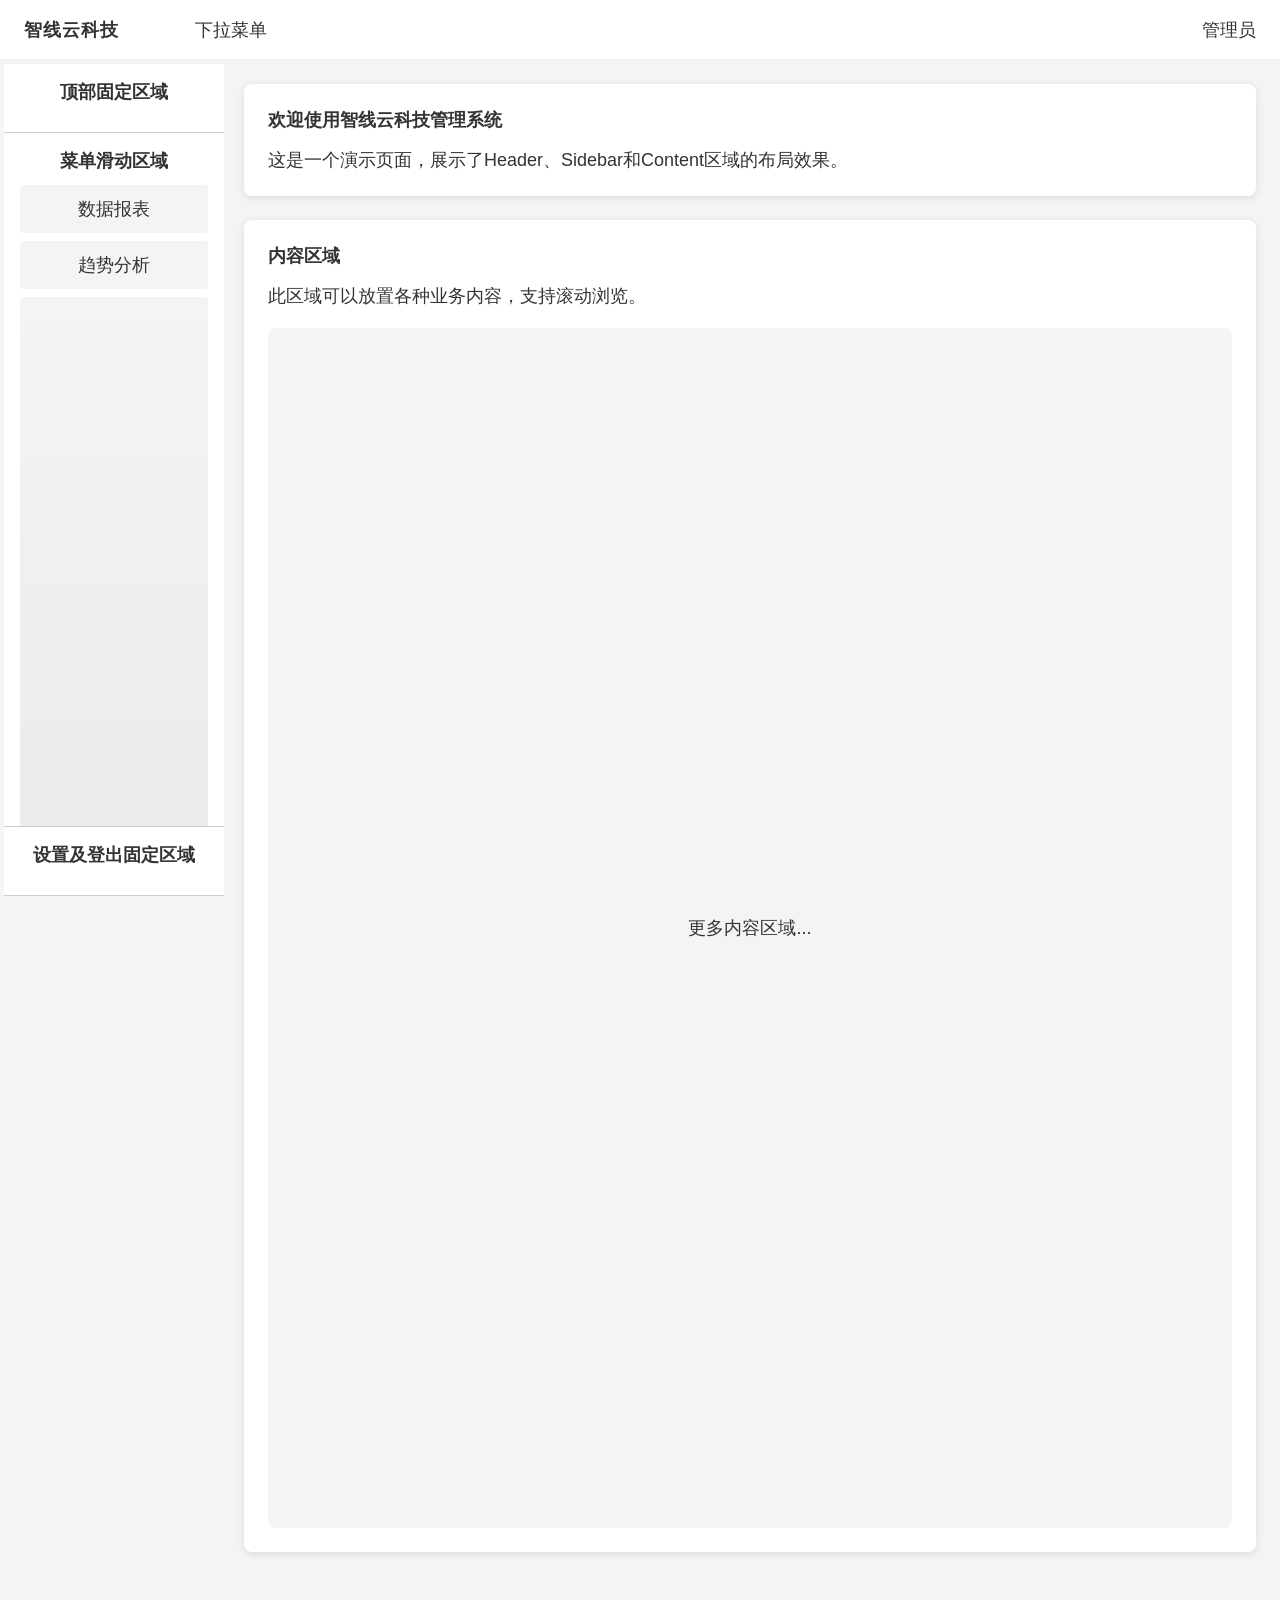
<file: HTML布局/index.html>
<!DOCTYPE html>
<html lang="zh-CN">
<head>
    <meta charset="UTF-8">
    <meta name="viewport" content="width=device-width, initial-scale=1.0">
    <title>智线云科技 - 布局演示</title>
    <style>
        * {
            margin: 0;
            padding: 0;
            box-sizing: border-box;
        }

        body {
            font-family: -apple-system, BlinkMacSystemFont, 'Segoe UI', Roboto, sans-serif;
            font-size: 18px;
            color: #333;
            background-color: #f4f4f4;
            min-height: 100vh;
            overflow-y: auto;
            padding-top: 60px;
            padding-left: 220px;
        }

        /* Header 样式 */
        .header {
            position: fixed;
            top: 0;
            left: 0;
            right: 0;
            height: 60px;
            background: #FFF;
            display: flex;
            align-items: center;
            justify-content: flex-start;
            padding: 0 24px;
            z-index: 1000;
            border-bottom: 1px solid #f4f4f4;
        }

        .header .logo {
            font-weight: 600;
            letter-spacing: 1px;
        }

        .header .nav {
            margin-left: 60px;
            display: flex;
            flex: 1;
            gap: 32px;
        }

        .header .nav-item {
            position: relative;
            cursor: pointer;
            padding: 8px 16px;
            border-radius: 4px;
            transition: background-color 0.3s;
        }

        .header .nav-item:hover {
            background-color: rgba(255, 255, 255, 0.3);
        }

        .header .nav-item.has-dropdown:hover .dropdown-menu {
            display: block !important;
            animation: dropdownSlide 0.3s ease-out;
        }

        /* 下拉菜单样式 */
        .dropdown-menu {
            display: none;
            position: absolute;
            top: 100%;
            left: 20px;
            background: #f4f4f4;
            border-radius: 8px;
            box-shadow: 0 4px 12px rgba(0, 0, 0, 0.15);
            padding: 8px 0;
            min-width: 200px;
            z-index: 1001;
        }

        .dropdown-menu::before {
            content: '';
            position: absolute;
            top: -8px;
            left: 20px;
            width: 0;
            height: 0;
            border-left: 8px solid transparent;
            border-right: 8px solid transparent;
            border-bottom: 8px solid white;
        }

        .dropdown-item {
            padding: 12px 20px;
            cursor: pointer;
            transition: all 0.3s;
            opacity: 0;
            transform: translateX(-16px);
            animation: menuItemAppear 0.3s ease-out forwards;
        }

        .dropdown-item:hover {
            background: linear-gradient(90deg, #2081FF, #D900FF);
            -webkit-background-clip: text;
            background-clip: text;
            color: transparent;
        }

        /* 下拉菜单项动画 */
        .dropdown-item:nth-child(1) { animation-delay: 0.1s; }
        .dropdown-item:nth-child(2) { animation-delay: 0.2s; }
        .dropdown-item:nth-child(3) { animation-delay: 0.3s; }
        .dropdown-item:nth-child(4) { animation-delay: 0.4s; }

        @keyframes dropdownSlide {
            from {
                opacity: 0;
                transform: translateY(-10px);
            }
            to {
                opacity: 1;
                transform: translateY(0);
            }
        }

        @keyframes menuItemAppear {
            to {
                opacity: 1;
                transform: translateX(0);
            }
        }

        /* Sidebar 样式 */
        .sidebar {
            position: fixed;
            top: 64px;
            left: 4px;
            bottom: 4px;
            width: 220px;
            background: #d9d9d9;
            display: flex;
            flex-direction: column;
            overflow: hidden;
            z-index: 999;
        }

        .sidebar-section {
            padding: 16px;
            background-color: #FFF;
            text-align: center;
            border-bottom: 1px solid #ccc;
        }

        .sidebar-section.middle {
            flex: 1;
            overflow-y: auto;
            scrollbar-width: none; /* Firefox */
            -ms-overflow-style: none; /* IE and Edge */
        }

        .sidebar-section.middle::-webkit-scrollbar {
            display: none; /* Chrome, Safari and Opera */
        }

        .sidebar-section h3 {
            font-size: 18px;
            margin-bottom: 12px;
            font-weight: 600;
        }

        .sidebar-item {
            padding: 12px 8px;
            margin-bottom: 8px;
            background: #f4f4f4;
            border-radius: 4px;
            cursor: pointer;
            transition: background-color 0.3s;
        }

        .sidebar-item:hover {
            background: #e0e0e0;
        }

        /* 高元素用于演示滚动效果 */
        .tall-content {
            height: 1200px;
            background: linear-gradient(180deg, #f4f4f4, #e0e0e0);
            border-radius: 4px;
            display: flex;
            align-items: center;
            justify-content: center;
            font-size: 16px;
            color: #666;
        }

        /* Content 区域样式 */
        .content {
            min-height: calc(100vh - 60px);
            padding: 24px;
            background: #f4f4f4;
        }

        .content-section {
            background: white;
            border-radius: 8px;
            padding: 24px;
            margin-bottom: 24px;
            box-shadow: 0 2px 8px rgba(0, 0, 0, 0.1);
        }

        .content-section h2 {
            font-size: 18px;
            margin-bottom: 16px;
            font-weight: 600;
        }

    </style>
</head>
<body>
    <!-- Header -->
    <header class="header">
        <div class="logo">智线云科技</div>
        <nav class="nav">
            <div class="nav-item has-dropdown">
                下拉菜单
                <div class="dropdown-menu">
                    <div class="dropdown-item">菜单项一</div>
                    <div class="dropdown-item">菜单项二</div>
                    <div class="dropdown-item">菜单项三</div>
                    <div class="dropdown-item">菜单项四</div>
                </div>
            </div>
        </nav>
        <div class="user-info">管理员</div>
    </header>

    <!-- Sidebar -->
    <aside class="sidebar">
        <div class="sidebar-section">
            <h3>顶部固定区域</h3>
        </div>
        
        <div class="sidebar-section middle">
            <h3>菜单滑动区域</h3>
            <div class="sidebar-item">数据报表</div>
            <div class="sidebar-item">趋势分析</div>
            <!-- 高元素用于演示滚动效果 -->
            <div class="tall-content">
                滚动区域 - 此区域内容较长，可滚动查看
            </div>
        </div>
        
        <div class="sidebar-section">
            <h3>设置及登出固定区域</h3>
        </div>
    </aside>

    <!-- Content -->
    <main class="content">
        <div class="content-section">
            <h2>欢迎使用智线云科技管理系统</h2>
            <p>这是一个演示页面，展示了Header、Sidebar和Content区域的布局效果。</p>
        </div>
        
        <div class="content-section">
            <h2>内容区域</h2>
            <p>此区域可以放置各种业务内容，支持滚动浏览。</p>
            <div style="height: 1200px; background: #f4f4f4; display: flex; align-items: center; justify-content: center; margin-top: 20px; border-radius: 8px;">
                更多内容区域...
            </div>
        </div>
    </main>

    <script>
        // 点击页面其他区域隐藏下拉菜单
        document.addEventListener('click', function(e) {
            // 检查点击的元素是否在下拉菜单区域内
            const clickedInDropdown = e.target.closest('.dropdown-menu');
            const clickedInNav = e.target.closest('.nav-item');

            // 如果点击的不是下拉菜单或导航项，则隐藏所有下拉菜单
            if (!clickedInDropdown && !clickedInNav) {
                const dropdowns = document.querySelectorAll('.dropdown-menu');
                dropdowns.forEach(dropdown => {
                    dropdown.style.display = 'none';
                });
            }
        });
    </script>
</body>
</html>
</file>
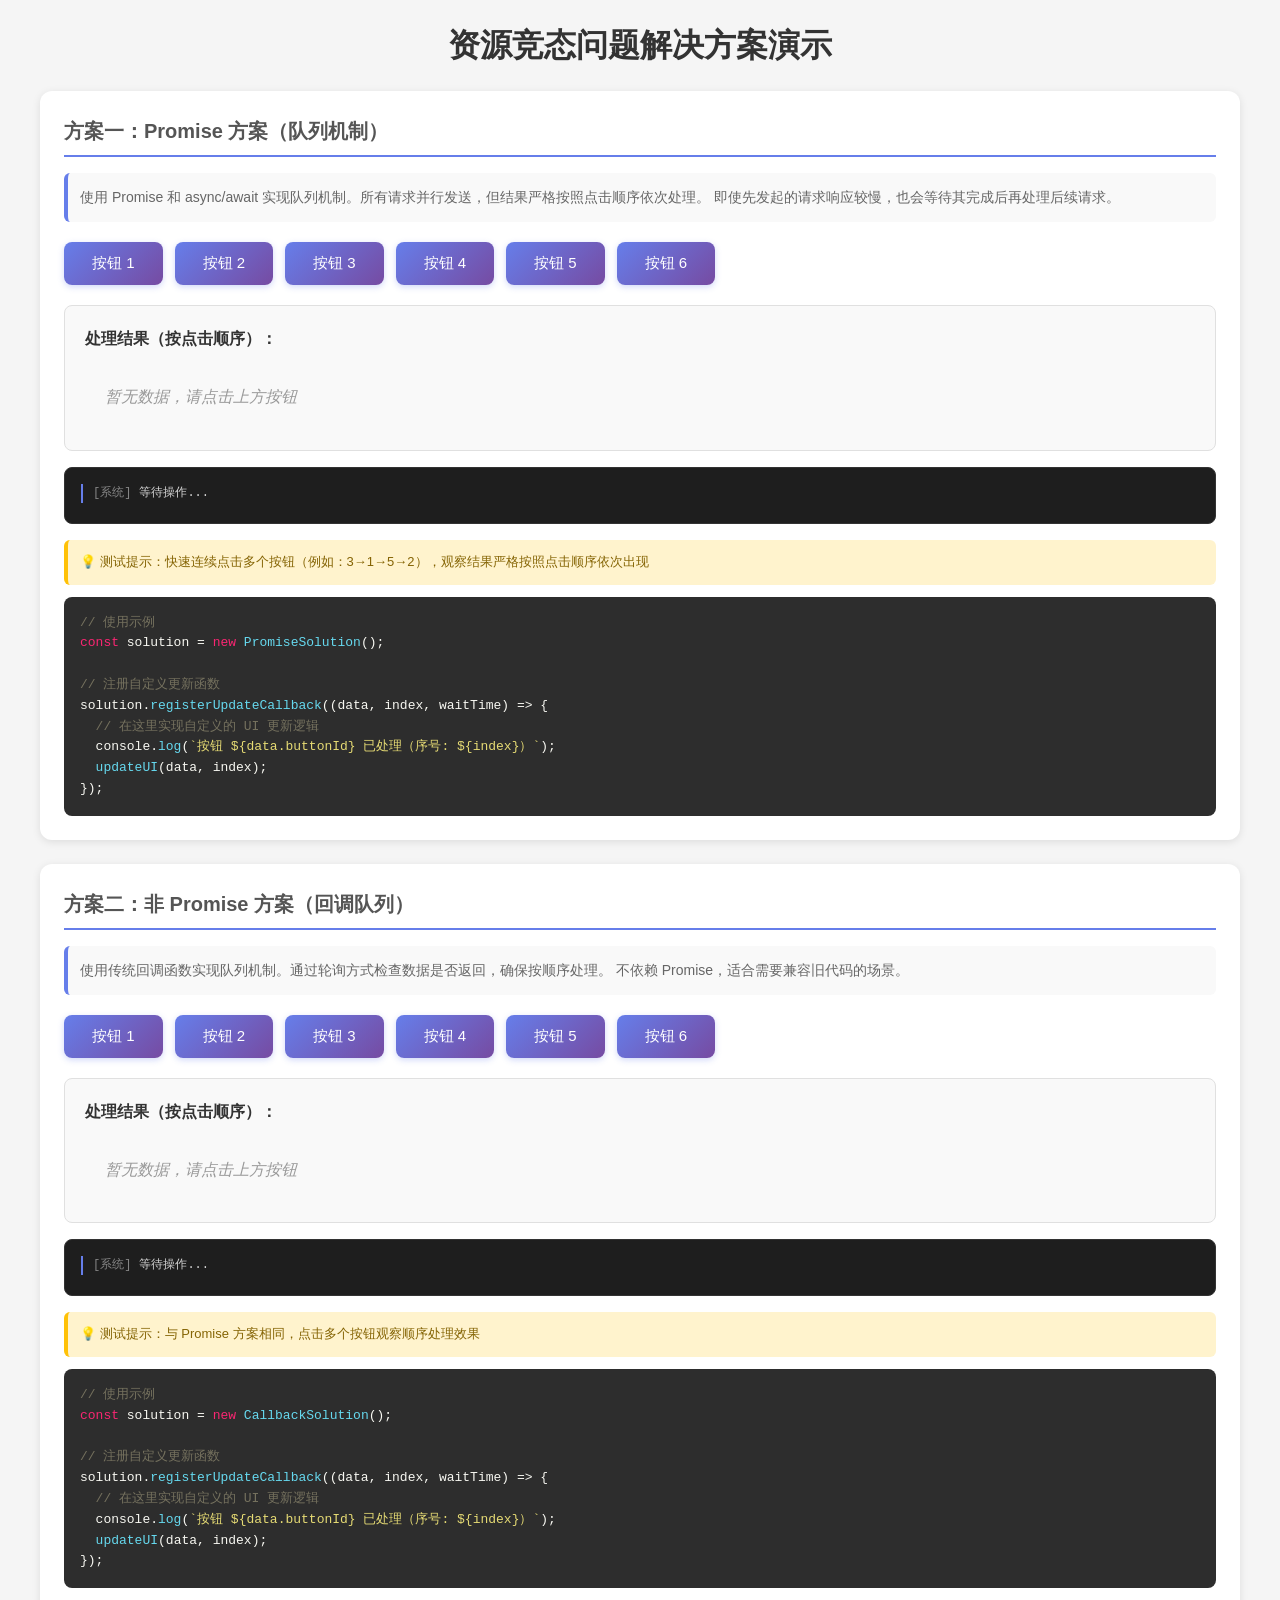
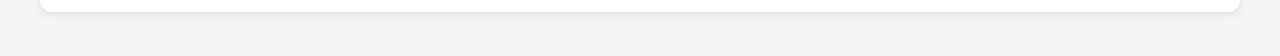
<file: 资源竞态问题/index.html>
<!DOCTYPE html>
<html lang="zh-CN">
<head>
    <meta charset="UTF-8">
    <meta name="viewport" content="width=device-width, initial-scale=1.0">
    <title>资源竞态问题解决方案</title>
    <style>
        * {
            margin: 0;
            padding: 0;
            box-sizing: border-box;
        }

        body {
            font-family: -apple-system, BlinkMacSystemFont, 'Segoe UI', Roboto, sans-serif;
            background: #f5f5f5;
            padding: 20px;
            line-height: 1.6;
        }

        .container {
            max-width: 1200px;
            margin: 0 auto;
        }

        h1 {
            color: #333;
            margin-bottom: 20px;
            text-align: center;
        }

        .section {
            background: white;
            border-radius: 12px;
            padding: 24px;
            margin-bottom: 24px;
            box-shadow: 0 2px 8px rgba(0, 0, 0, 0.1);
        }

        h2 {
            color: #555;
            margin-bottom: 16px;
            font-size: 20px;
            border-bottom: 2px solid #667eea;
            padding-bottom: 8px;
        }

        .description {
            color: #666;
            font-size: 14px;
            margin-bottom: 20px;
            line-height: 1.8;
            background: #f9f9f9;
            padding: 12px;
            border-radius: 6px;
            border-left: 4px solid #667eea;
        }

        .button-group {
            display: flex;
            gap: 12px;
            margin-bottom: 20px;
            flex-wrap: wrap;
        }

        .btn {
            padding: 12px 28px;
            background: linear-gradient(135deg, #667eea 0%, #764ba2 100%);
            color: white;
            border: none;
            border-radius: 8px;
            cursor: pointer;
            font-size: 15px;
            font-weight: 500;
            transition: all 0.3s;
            box-shadow: 0 2px 6px rgba(102, 126, 234, 0.3);
        }

        .btn:hover {
            transform: translateY(-2px);
            box-shadow: 0 4px 12px rgba(102, 126, 234, 0.5);
        }

        .btn:active {
            transform: translateY(0);
        }

        .result-container {
            background: #f9f9f9;
            padding: 20px;
            border-radius: 8px;
            margin-top: 16px;
            border: 1px solid #e0e0e0;
        }

        .result-title {
            font-weight: 600;
            margin-bottom: 12px;
            color: #333;
            font-size: 16px;
        }

        .result-list {
            display: flex;
            flex-wrap: wrap;
            gap: 10px;
            min-height: 40px;
        }

        .result-item {
            padding: 8px 16px;
            border-radius: 6px;
            background: white;
            box-shadow: 0 2px 4px rgba(0, 0, 0, 0.1);
            animation: slideIn 0.3s ease-out;
            display: flex;
            align-items: center;
            gap: 8px;
        }

        .result-index {
            background: #667eea;
            color: white;
            width: 24px;
            height: 24px;
            border-radius: 50%;
            display: flex;
            align-items: center;
            justify-content: center;
            font-size: 12px;
            font-weight: bold;
        }

        .result-info {
            font-size: 14px;
        }

        .result-info small {
            color: #999;
            font-size: 11px;
        }

        @keyframes slideIn {
            from {
                opacity: 0;
                transform: translateY(-10px);
            }
            to {
                opacity: 1;
                transform: translateY(0);
            }
        }

        .empty-state {
            color: #999;
            font-style: italic;
            text-align: center;
            padding: 20px;
        }

        .log-container {
            background: #1e1e1e;
            color: #d4d4d4;
            padding: 16px;
            border-radius: 8px;
            margin-top: 16px;
            font-family: 'Courier New', monospace;
            font-size: 12px;
            max-height: 200px;
            overflow-y: auto;
            border: 1px solid #333;
        }

        .log-entry {
            margin-bottom: 4px;
            padding-left: 10px;
            border-left: 2px solid #667eea;
        }

        .log-time {
            color: #858585;
            margin-right: 8px;
        }

        .code-example {
            background: #2d2d2d;
            color: #f8f8f2;
            padding: 16px;
            border-radius: 8px;
            margin-top: 12px;
            overflow-x: auto;
            font-family: 'Courier New', monospace;
            font-size: 13px;
            line-height: 1.6;
        }

        .code-comment {
            color: #75715e;
        }

        .code-keyword {
            color: #f92672;
        }

        .code-function {
            color: #66d9ef;
        }

        .code-string {
            color: #e6db74;
        }

        .tips {
            background: #fff3cd;
            border-left: 4px solid #ffc107;
            padding: 12px;
            border-radius: 6px;
            margin-top: 16px;
            color: #856404;
            font-size: 13px;
        }
    </style>
</head>
<body>
    <div class="container">
        <h1>资源竞态问题解决方案演示</h1>

        <!-- Promise 方案 -->
        <div class="section">
            <h2>方案一：Promise 方案（队列机制）</h2>
            <div class="description">
                使用 Promise 和 async/await 实现队列机制。所有请求并行发送，但结果严格按照点击顺序依次处理。
                即使先发起的请求响应较慢，也会等待其完成后再处理后续请求。
            </div>

            <div class="button-group">
                <button class="btn" onclick="promiseSolution.requestData(1)">按钮 1</button>
                <button class="btn" onclick="promiseSolution.requestData(2)">按钮 2</button>
                <button class="btn" onclick="promiseSolution.requestData(3)">按钮 3</button>
                <button class="btn" onclick="promiseSolution.requestData(4)">按钮 4</button>
                <button class="btn" onclick="promiseSolution.requestData(5)">按钮 5</button>
                <button class="btn" onclick="promiseSolution.requestData(6)">按钮 6</button>
            </div>

            <div class="result-container">
                <div class="result-title">处理结果（按点击顺序）：</div>
                <div class="result-list" id="promise-result">
                    <div class="empty-state">暂无数据，请点击上方按钮</div>
                </div>
            </div>

            <div class="log-container" id="promise-log">
                <div class="log-entry"><span class="log-time">[系统]</span>等待操作...</div>
            </div>

            <div class="tips">
                💡 测试提示：快速连续点击多个按钮（例如：3→1→5→2），观察结果严格按照点击顺序依次出现
            </div>

            <div class="code-example">
                <span class="code-comment">// 使用示例</span><br>
                <span class="code-keyword">const</span> solution = <span class="code-keyword">new</span> <span class="code-function">PromiseSolution</span>();<br>
                <br>
                <span class="code-comment">// 注册自定义更新函数</span><br>
                solution.<span class="code-function">registerUpdateCallback</span>((data, index, waitTime) => {<br>
                &nbsp;&nbsp;<span class="code-comment">// 在这里实现自定义的 UI 更新逻辑</span><br>
                &nbsp;&nbsp;console.<span class="code-function">log</span>(<span class="code-string">`按钮 ${data.buttonId} 已处理（序号: ${index}）`</span>);<br>
                &nbsp;&nbsp;<span class="code-function">updateUI</span>(data, index);<br>
                });
            </div>
        </div>

        <!-- 非 Promise 方案 -->
        <div class="section">
            <h2>方案二：非 Promise 方案（回调队列）</h2>
            <div class="description">
                使用传统回调函数实现队列机制。通过轮询方式检查数据是否返回，确保按顺序处理。
                不依赖 Promise，适合需要兼容旧代码的场景。
            </div>

            <div class="button-group">
                <button class="btn" onclick="callbackSolution.requestData(1)">按钮 1</button>
                <button class="btn" onclick="callbackSolution.requestData(2)">按钮 2</button>
                <button class="btn" onclick="callbackSolution.requestData(3)">按钮 3</button>
                <button class="btn" onclick="callbackSolution.requestData(4)">按钮 4</button>
                <button class="btn" onclick="callbackSolution.requestData(5)">按钮 5</button>
                <button class="btn" onclick="callbackSolution.requestData(6)">按钮 6</button>
            </div>

            <div class="result-container">
                <div class="result-title">处理结果（按点击顺序）：</div>
                <div class="result-list" id="callback-result">
                    <div class="empty-state">暂无数据，请点击上方按钮</div>
                </div>
            </div>

            <div class="log-container" id="callback-log">
                <div class="log-entry"><span class="log-time">[系统]</span>等待操作...</div>
            </div>

            <div class="tips">
                💡 测试提示：与 Promise 方案相同，点击多个按钮观察顺序处理效果
            </div>

            <div class="code-example">
                <span class="code-comment">// 使用示例</span><br>
                <span class="code-keyword">const</span> solution = <span class="code-keyword">new</span> <span class="code-function">CallbackSolution</span>();<br>
                <br>
                <span class="code-comment">// 注册自定义更新函数</span><br>
                solution.<span class="code-function">registerUpdateCallback</span>((data, index, waitTime) => {<br>
                &nbsp;&nbsp;<span class="code-comment">// 在这里实现自定义的 UI 更新逻辑</span><br>
                &nbsp;&nbsp;console.<span class="code-function">log</span>(<span class="code-string">`按钮 ${data.buttonId} 已处理（序号: ${index}）`</span>);<br>
                &nbsp;&nbsp;<span class="code-function">updateUI</span>(data, index);<br>
                });
            </div>
        </div>
    </div>

    <script src="index.js"></script>
    <script>
        // 创建 Promise 方案实例
        const promiseSolution = new PromiseSolution();
        let promiseResults = [];

        // 注册自定义更新函数 - Promise 方案
        promiseSolution.registerUpdateCallback((data, index, waitTime) => {
            console.log(`[Promise UI] 按钮 ${data.buttonId} 已处理，序号: ${index}, 等待: ${waitTime}ms`);

            // 添加到结果数组
            promiseResults.push({ data, index, waitTime });

            // 更新 UI
            updatePromiseUI();
        });

        // 创建回调方案实例
        const callbackSolution = new CallbackSolution();
        let callbackResults = [];

        // 注册自定义更新函数 - 回调方案
        callbackSolution.registerUpdateCallback((data, index, waitTime) => {
            console.log(`[Callback UI] 按钮 ${data.buttonId} 已处理，序号: ${index}, 等待: ${waitTime}ms`);

            // 添加到结果数组
            callbackResults.push({ data, index, waitTime });

            // 更新 UI
            updateCallbackUI();
        });

        // 更新 Promise 方案的 UI
        function updatePromiseUI() {
            const resultDiv = document.getElementById('promise-result');
            const logDiv = document.getElementById('promise-log');

            if (promiseResults.length === 0) {
                resultDiv.innerHTML = '<div class="empty-state">暂无数据，请点击上方按钮</div>';
                return;
            }

            resultDiv.innerHTML = promiseResults.map(item => `
                <div class="result-item" style="border-left: 3px solid ${item.data.color}">
                    <div class="result-index">${item.index}</div>
                    <div class="result-info">
                        <strong>按钮 ${item.data.buttonId}</strong><br>
                        <small>等待 ${item.waitTime}ms</small>
                    </div>
                </div>
            `).join('');

            // 更新日志
            const lastResult = promiseResults[promiseResults.length - 1];
            addLog(logDiv, `按钮 ${lastResult.data.buttonId} 已处理（序号: ${lastResult.index}, 等待: ${lastResult.waitTime}ms）`);
        }

        // 更新回调方案的 UI
        function updateCallbackUI() {
            const resultDiv = document.getElementById('callback-result');
            const logDiv = document.getElementById('callback-log');

            if (callbackResults.length === 0) {
                resultDiv.innerHTML = '<div class="empty-state">暂无数据，请点击上方按钮</div>';
                return;
            }

            resultDiv.innerHTML = callbackResults.map(item => `
                <div class="result-item" style="border-left: 3px solid ${item.data.color}">
                    <div class="result-index">${item.index}</div>
                    <div class="result-info">
                        <strong>按钮 ${item.data.buttonId}</strong><br>
                        <small>等待 ${item.waitTime}ms</small>
                    </div>
                </div>
            `).join('');

            // 更新日志
            const lastResult = callbackResults[callbackResults.length - 1];
            addLog(logDiv, `按钮 ${lastResult.data.buttonId} 已处理（序号: ${lastResult.index}, 等待: ${lastResult.waitTime}ms）`);
        }

        // 添加日志
        function addLog(logDiv, message) {
            const time = new Date().toLocaleTimeString();
            const entry = document.createElement('div');
            entry.className = 'log-entry';
            entry.innerHTML = `<span class="log-time">[${time}]</span>${message}`;
            logDiv.appendChild(entry);
            logDiv.scrollTop = logDiv.scrollHeight;
        }

        console.log('资源竞态问题解决方案已初始化');
        console.log('提示：快速点击多个按钮，观察结果按点击顺序依次出现');
    </script>
</body>
</html>
</file>
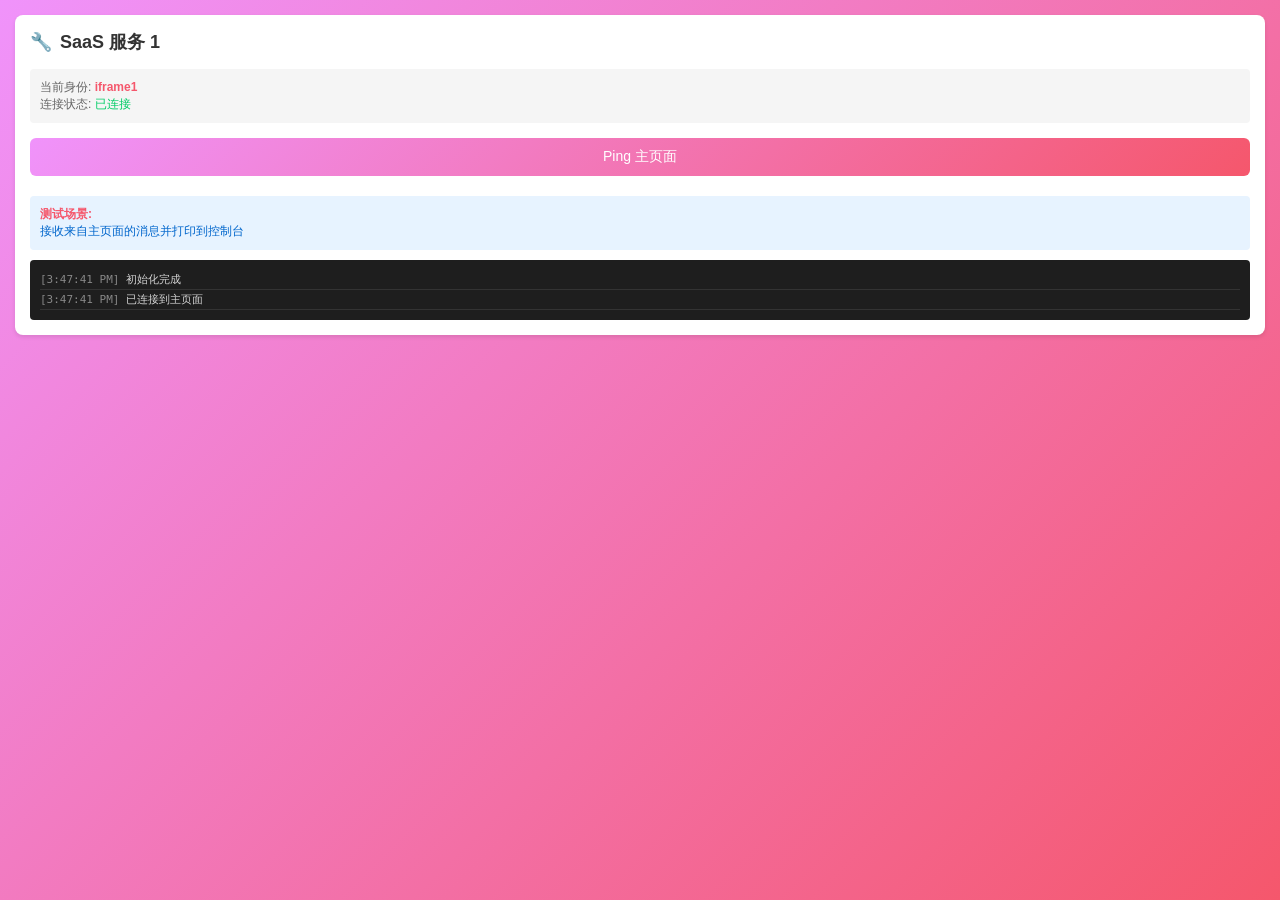
<file: 多Iframe通信/iframe1.html>
<!DOCTYPE html>
<html lang="zh-CN">
<head>
    <meta charset="UTF-8">
    <meta name="viewport" content="width=device-width, initial-scale=1.0">
    <title>Iframe 1 - SaaS 服务 1</title>
    <style>
        * {
            margin: 0;
            padding: 0;
            box-sizing: border-box;
        }

        body {
            font-family: 'Microsoft YaHei', Arial, sans-serif;
            background: linear-gradient(135deg, #f093fb 0%, #f5576c 100%);
            padding: 15px;
            min-height: 100vh;
        }

        .container {
            background: white;
            border-radius: 8px;
            padding: 15px;
            box-shadow: 0 2px 4px rgba(0,0,0,0.1);
        }

        h2 {
            color: #333;
            margin-bottom: 15px;
            font-size: 18px;
            display: flex;
            align-items: center;
            gap: 8px;
        }

        h2::before {
            content: '🔧';
        }

        .status-bar {
            background: #f5f5f5;
            padding: 10px;
            border-radius: 4px;
            margin-bottom: 15px;
            font-size: 12px;
            color: #666;
        }

        .status-bar strong {
            color: #f5576c;
        }

        button {
            width: 100%;
            padding: 10px 15px;
            border: none;
            border-radius: 6px;
            background: linear-gradient(135deg, #f093fb 0%, #f5576c 100%);
            color: white;
            font-size: 14px;
            cursor: pointer;
            transition: all 0.3s ease;
            font-weight: 500;
            margin-bottom: 10px;
        }

        button:hover {
            transform: translateY(-2px);
            box-shadow: 0 4px 8px rgba(245, 87, 108, 0.4);
        }

        .console-log {
            background: #1e1e1e;
            color: #d4d4d4;
            padding: 10px;
            border-radius: 4px;
            font-family: 'Consolas', 'Monaco', monospace;
            font-size: 11px;
            max-height: 150px;
            overflow-y: auto;
            margin-top: 10px;
        }

        .console-log::-webkit-scrollbar {
            width: 6px;
        }

        .console-log::-webkit-scrollbar-thumb {
            background: #f5576c;
            border-radius: 3px;
        }

        .log-entry {
            padding: 2px 0;
            border-bottom: 1px solid #333;
        }

        .log-time {
            color: #888;
        }

        .log-message {
            color: #d4d4d4;
        }

        .info {
            background: #e7f3ff;
            padding: 10px;
            border-radius: 4px;
            margin-top: 10px;
            font-size: 12px;
            color: #0066cc;
        }

        .info strong {
            color: #f5576c;
        }
    </style>
</head>
<body>
    <div class="container">
        <h2>SaaS 服务 1</h2>
        
        <div class="status-bar">
            当前身份: <strong>iframe1</strong><br>
            连接状态: <span id="status">等待连接...</span>
        </div>

        <button onclick="pingMain()">Ping 主页面</button>

        <div class="info">
            <strong>测试场景:</strong><br>
            接收来自主页面的消息并打印到控制台
        </div>

        <div class="console-log" id="console-log"></div>
    </div>

    <script src="message-bridge.js"></script>
    <script src="iframe1.js"></script>
</body>
</html>
</file>
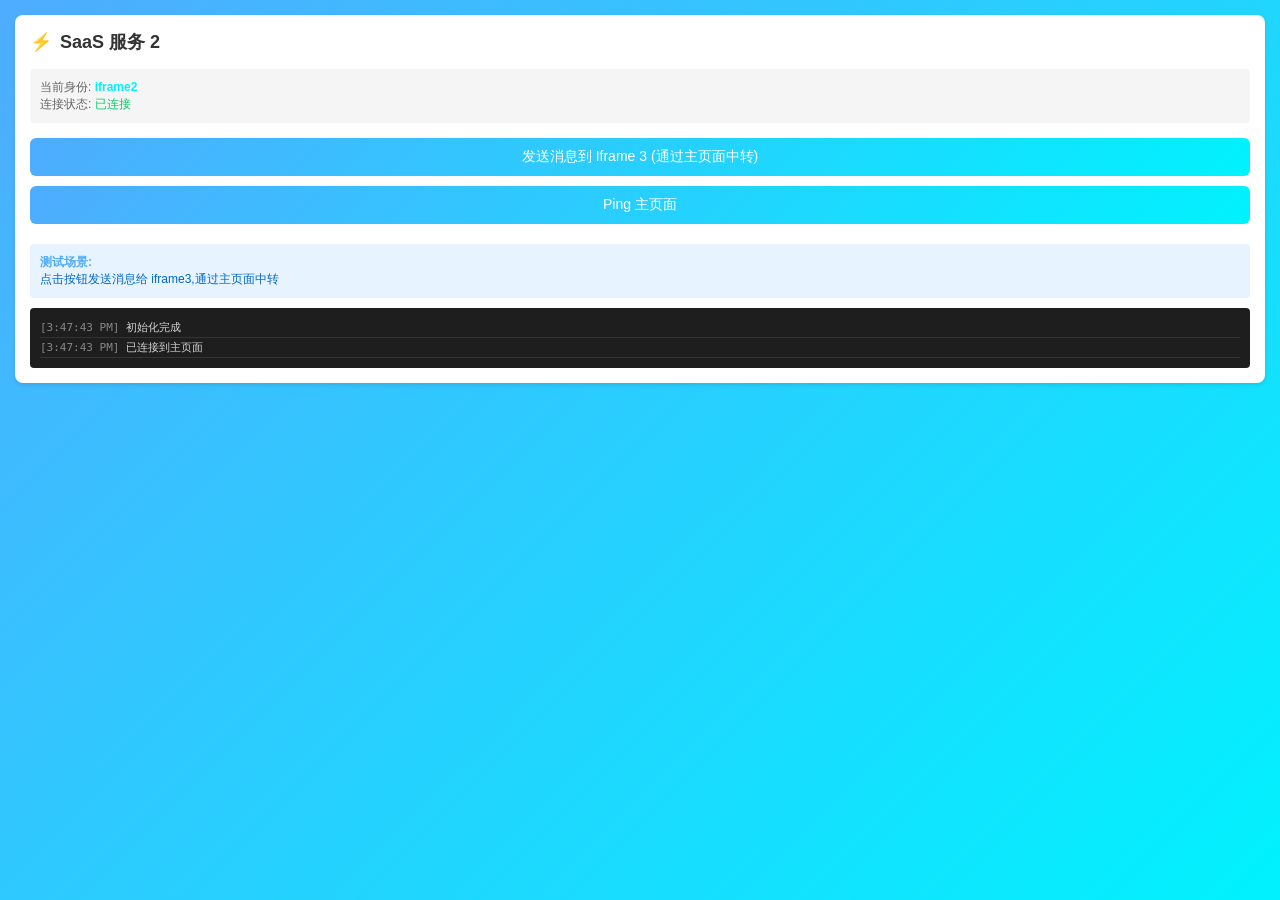
<file: 多Iframe通信/iframe2.html>
<!DOCTYPE html>
<html lang="zh-CN">
<head>
    <meta charset="UTF-8">
    <meta name="viewport" content="width=device-width, initial-scale=1.0">
    <title>Iframe 2 - SaaS 服务 2</title>
    <style>
        * {
            margin: 0;
            padding: 0;
            box-sizing: border-box;
        }

        body {
            font-family: 'Microsoft YaHei', Arial, sans-serif;
            background: linear-gradient(135deg, #4facfe 0%, #00f2fe 100%);
            padding: 15px;
            min-height: 100vh;
        }

        .container {
            background: white;
            border-radius: 8px;
            padding: 15px;
            box-shadow: 0 2px 4px rgba(0,0,0,0.1);
        }

        h2 {
            color: #333;
            margin-bottom: 15px;
            font-size: 18px;
            display: flex;
            align-items: center;
            gap: 8px;
        }

        h2::before {
            content: '⚡';
        }

        .status-bar {
            background: #f5f5f5;
            padding: 10px;
            border-radius: 4px;
            margin-bottom: 15px;
            font-size: 12px;
            color: #666;
        }

        .status-bar strong {
            color: #00f2fe;
        }

        button {
            width: 100%;
            padding: 10px 15px;
            border: none;
            border-radius: 6px;
            background: linear-gradient(135deg, #4facfe 0%, #00f2fe 100%);
            color: white;
            font-size: 14px;
            cursor: pointer;
            transition: all 0.3s ease;
            font-weight: 500;
            margin-bottom: 10px;
        }

        button:hover {
            transform: translateY(-2px);
            box-shadow: 0 4px 8px rgba(79, 172, 254, 0.4);
        }

        .console-log {
            background: #1e1e1e;
            color: #d4d4d4;
            padding: 10px;
            border-radius: 4px;
            font-family: 'Consolas', 'Monaco', monospace;
            font-size: 11px;
            max-height: 150px;
            overflow-y: auto;
            margin-top: 10px;
        }

        .console-log::-webkit-scrollbar {
            width: 6px;
        }

        .console-log::-webkit-scrollbar-thumb {
            background: #4facfe;
            border-radius: 3px;
        }

        .log-entry {
            padding: 2px 0;
            border-bottom: 1px solid #333;
        }

        .log-time {
            color: #888;
        }

        .log-message {
            color: #d4d4d4;
        }

        .info {
            background: #e7f3ff;
            padding: 10px;
            border-radius: 4px;
            margin-top: 10px;
            font-size: 12px;
            color: #0066cc;
        }

        .info strong {
            color: #4facfe;
        }
    </style>
</head>
<body>
    <div class="container">
        <h2>SaaS 服务 2</h2>
        
        <div class="status-bar">
            当前身份: <strong>iframe2</strong><br>
            连接状态: <span id="status">等待连接...</span>
        </div>

        <button onclick="sendMessageToIframe3()">
            发送消息到 Iframe 3 (通过主页面中转)
        </button>

        <button onclick="pingMain()">
            Ping 主页面
        </button>

        <div class="info">
            <strong>测试场景:</strong><br>
            点击按钮发送消息给 iframe3,通过主页面中转
        </div>

        <div class="console-log" id="console-log"></div>
    </div>

    <script src="message-bridge.js"></script>
    <script src="iframe2.js"></script>
</body>
</html>
</file>
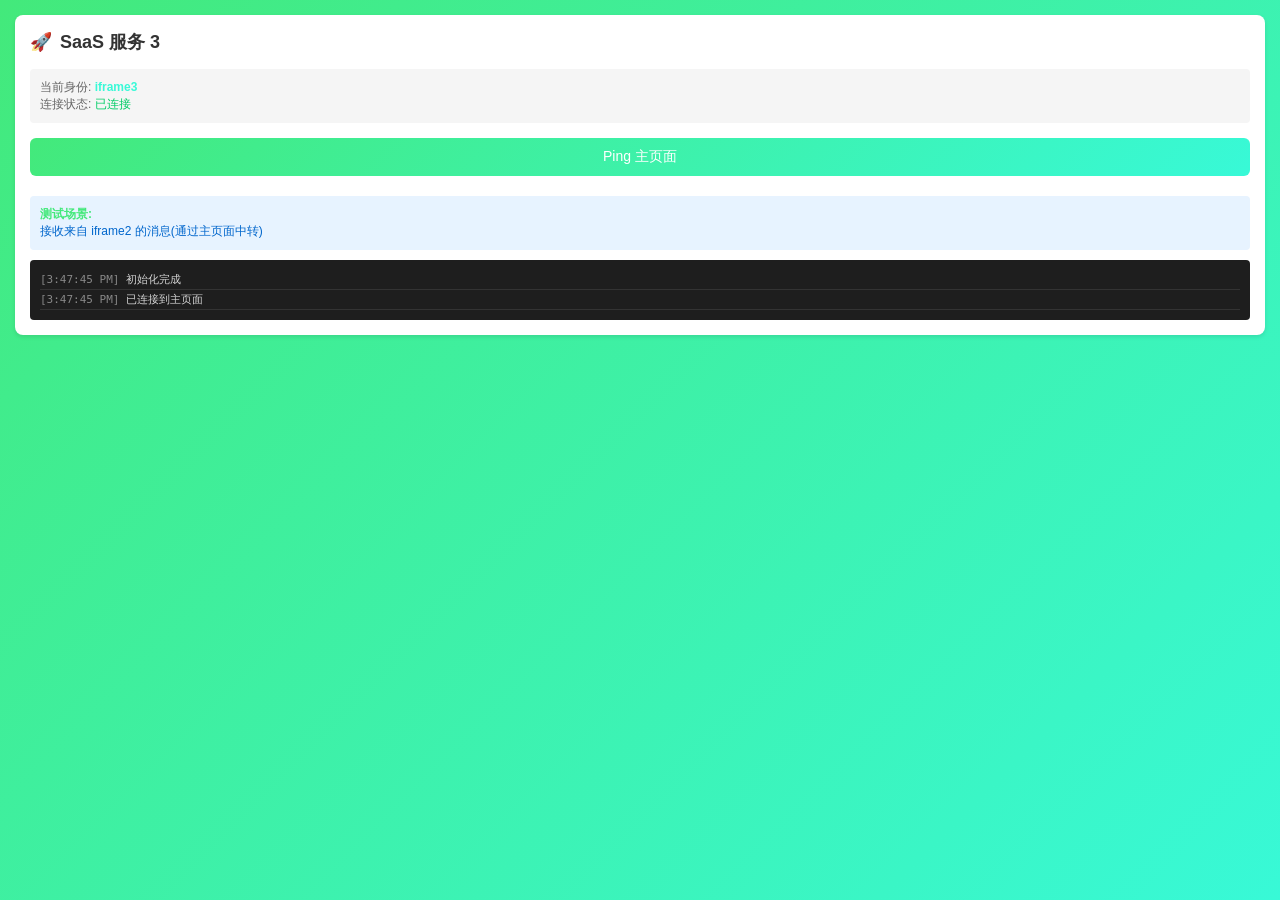
<file: 多Iframe通信/iframe3.html>
<!DOCTYPE html>
<html lang="zh-CN">
<head>
    <meta charset="UTF-8">
    <meta name="viewport" content="width=device-width, initial-scale=1.0">
    <title>Iframe 3 - SaaS 服务 3</title>
    <style>
        * {
            margin: 0;
            padding: 0;
            box-sizing: border-box;
        }

        body {
            font-family: 'Microsoft YaHei', Arial, sans-serif;
            background: linear-gradient(135deg, #43e97b 0%, #38f9d7 100%);
            padding: 15px;
            min-height: 100vh;
        }

        .container {
            background: white;
            border-radius: 8px;
            padding: 15px;
            box-shadow: 0 2px 4px rgba(0,0,0,0.1);
        }

        h2 {
            color: #333;
            margin-bottom: 15px;
            font-size: 18px;
            display: flex;
            align-items: center;
            gap: 8px;
        }

        h2::before {
            content: '🚀';
        }

        .status-bar {
            background: #f5f5f5;
            padding: 10px;
            border-radius: 4px;
            margin-bottom: 15px;
            font-size: 12px;
            color: #666;
        }

        .status-bar strong {
            color: #38f9d7;
        }

        button {
            width: 100%;
            padding: 10px 15px;
            border: none;
            border-radius: 6px;
            background: linear-gradient(135deg, #43e97b 0%, #38f9d7 100%);
            color: white;
            font-size: 14px;
            cursor: pointer;
            transition: all 0.3s ease;
            font-weight: 500;
            margin-bottom: 10px;
        }

        button:hover {
            transform: translateY(-2px);
            box-shadow: 0 4px 8px rgba(67, 233, 123, 0.4);
        }

        .console-log {
            background: #1e1e1e;
            color: #d4d4d4;
            padding: 10px;
            border-radius: 4px;
            font-family: 'Consolas', 'Monaco', monospace;
            font-size: 11px;
            max-height: 150px;
            overflow-y: auto;
            margin-top: 10px;
        }

        .console-log::-webkit-scrollbar {
            width: 6px;
        }

        .console-log::-webkit-scrollbar-thumb {
            background: #43e97b;
            border-radius: 3px;
        }

        .log-entry {
            padding: 2px 0;
            border-bottom: 1px solid #333;
        }

        .log-time {
            color: #888;
        }

        .log-message {
            color: #d4d4d4;
        }

        .info {
            background: #e7f3ff;
            padding: 10px;
            border-radius: 4px;
            margin-top: 10px;
            font-size: 12px;
            color: #0066cc;
        }

        .info strong {
            color: #43e97b;
        }
    </style>
</head>
<body>
    <div class="container">
        <h2>SaaS 服务 3</h2>
        
        <div class="status-bar">
            当前身份: <strong>iframe3</strong><br>
            连接状态: <span id="status">等待连接...</span>
        </div>

        <button onclick="pingMain()">Ping 主页面</button>

        <div class="info">
            <strong>测试场景:</strong><br>
            接收来自 iframe2 的消息(通过主页面中转)
        </div>

        <div class="console-log" id="console-log"></div>
    </div>

    <script src="message-bridge.js"></script>
    <script src="iframe3.js"></script>
</body>
</html>
</file>
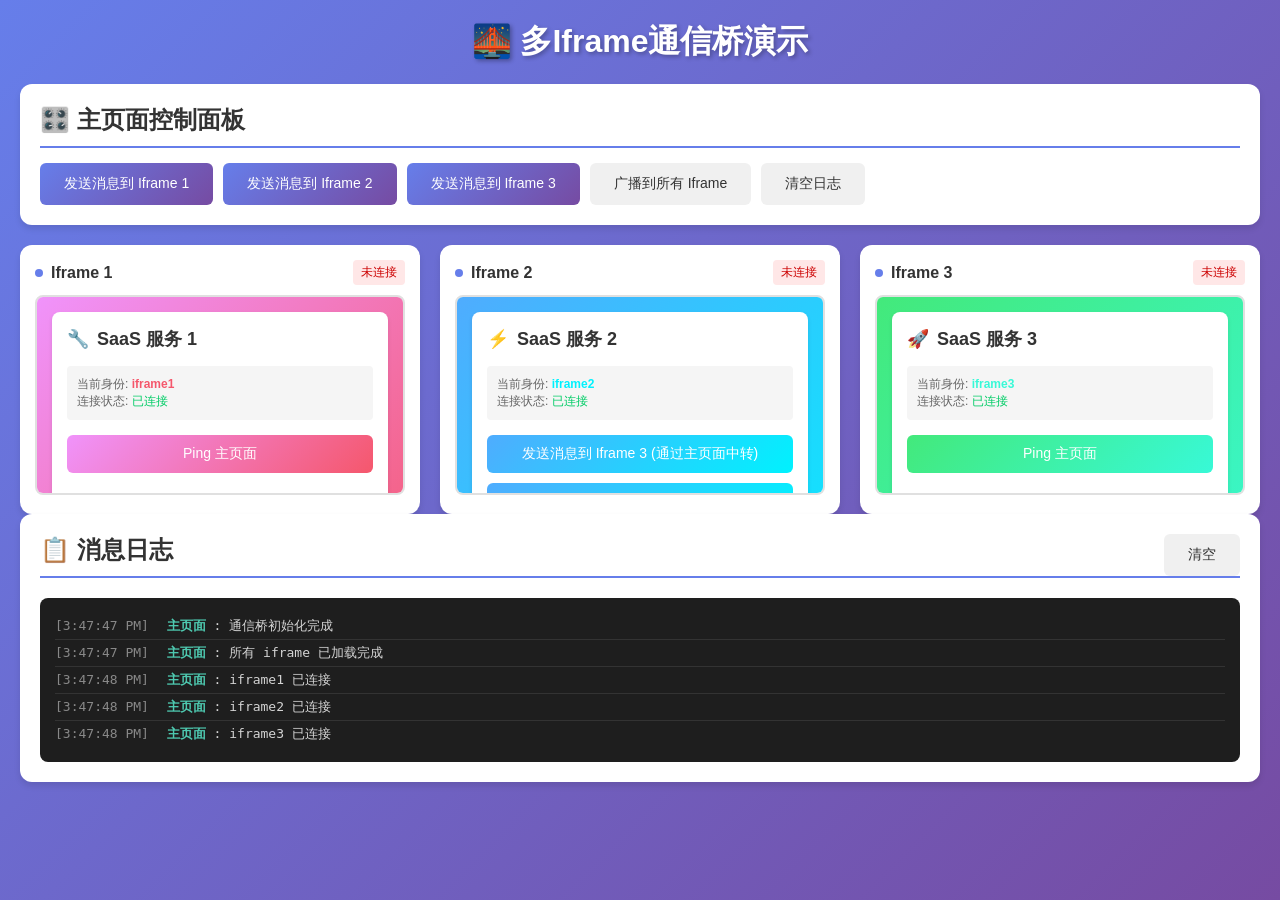
<file: 多Iframe通信/main copy.html>
<!DOCTYPE html>
<html lang="zh-CN">
<head>
    <meta charset="UTF-8">
    <meta name="viewport" content="width=device-width, initial-scale=1.0">
    <title>多Iframe通信桥 - 主页面</title>
    <style>
        * {
            margin: 0;
            padding: 0;
            box-sizing: border-box;
        }

        body {
            font-family: 'Microsoft YaHei', Arial, sans-serif;
            background: linear-gradient(135deg, #667eea 0%, #764ba2 100%);
            min-height: 100vh;
            padding: 20px;
        }

        .container {
            max-width: 1400px;
            margin: 0 auto;
        }

        h1 {
            color: white;
            text-align: center;
            margin-bottom: 20px;
            text-shadow: 2px 2px 4px rgba(0,0,0,0.3);
        }

        .main-panel {
            background: white;
            border-radius: 12px;
            padding: 20px;
            margin-bottom: 20px;
            box-shadow: 0 4px 6px rgba(0,0,0,0.1);
        }

        .main-panel h2 {
            color: #333;
            margin-bottom: 15px;
            border-bottom: 2px solid #667eea;
            padding-bottom: 10px;
        }

        .button-group {
            display: flex;
            gap: 10px;
            flex-wrap: wrap;
        }

        button {
            padding: 12px 24px;
            border: none;
            border-radius: 6px;
            font-size: 14px;
            cursor: pointer;
            transition: all 0.3s ease;
            font-weight: 500;
        }

        .btn-primary {
            background: linear-gradient(135deg, #667eea 0%, #764ba2 100%);
            color: white;
        }

        .btn-primary:hover {
            transform: translateY(-2px);
            box-shadow: 0 4px 8px rgba(102, 126, 234, 0.4);
        }

        .btn-secondary {
            background: #f0f0f0;
            color: #333;
        }

        .btn-secondary:hover {
            background: #e0e0e0;
        }

        .iframe-container {
            display: grid;
            grid-template-columns: repeat(3, 1fr);
            gap: 20px;
            margin-top: 20px;
        }

        .iframe-wrapper {
            background: white;
            border-radius: 12px;
            padding: 15px;
            box-shadow: 0 4px 6px rgba(0,0,0,0.1);
        }

        .iframe-wrapper h3 {
            color: #333;
            margin-bottom: 10px;
            font-size: 16px;
            display: flex;
            align-items: center;
            gap: 8px;
        }

        .iframe-wrapper h3::before {
            content: '';
            width: 8px;
            height: 8px;
            background: #667eea;
            border-radius: 50%;
        }

        .status-badge {
            display: inline-block;
            padding: 4px 8px;
            border-radius: 4px;
            font-size: 12px;
            font-weight: 500;
            margin-left: auto;
        }

        .status-connected {
            background: #e7f3ff;
            color: #0066cc;
        }

        .status-disconnected {
            background: #ffe7e7;
            color: #cc0000;
        }

        iframe {
            width: 100%;
            height: 200px;
            border: 2px solid #e0e0e0;
            border-radius: 8px;
            transition: border-color 0.3s ease;
        }

        iframe:hover {
            border-color: #667eea;
        }

        .console-log {
            background: #1e1e1e;
            color: #d4d4d4;
            padding: 15px;
            border-radius: 8px;
            font-family: 'Consolas', 'Monaco', monospace;
            font-size: 13px;
            max-height: 300px;
            overflow-y: auto;
            margin-top: 20px;
        }

        .console-log::-webkit-scrollbar {
            width: 8px;
        }

        .console-log::-webkit-scrollbar-track {
            background: #2d2d2d;
        }

        .console-log::-webkit-scrollbar-thumb {
            background: #667eea;
            border-radius: 4px;
        }

        .log-entry {
            padding: 4px 0;
            border-bottom: 1px solid #333;
        }

        .log-entry:last-child {
            border-bottom: none;
        }

        .log-time {
            color: #888;
            margin-right: 10px;
        }

        .log-source {
            color: #4ec9b0;
            font-weight: bold;
        }

        .log-message {
            color: #d4d4d4;
        }

        .clear-btn {
            position: absolute;
            top: 20px;
            right: 20px;
        }

        @media (max-width: 1024px) {
            .iframe-container {
                grid-template-columns: 1fr;
            }
        }
    </style>
</head>
<body>
    <div class="container">
        <h1>🌉 多Iframe通信桥演示</h1>

        <div class="main-panel">
            <h2>🎛️ 主页面控制面板</h2>
            <div class="button-group">
                <button class="btn-primary" onclick="sendToIframe1()">
                    发送消息到 Iframe 1
                </button>
                <button class="btn-primary" onclick="sendToIframe2()">
                    发送消息到 Iframe 2
                </button>
                <button class="btn-primary" onclick="sendToIframe3()">
                    发送消息到 Iframe 3
                </button>
                <button class="btn-secondary" onclick="broadcastToAll()">
                    广播到所有 Iframe
                </button>
                <button class="btn-secondary" onclick="clearLog()">
                    清空日志
                </button>
            </div>
        </div>

        <div class="iframe-container">
            <div class="iframe-wrapper">
                <h3>
                    Iframe 1
                    <span id="status-1" class="status-badge status-disconnected">未连接</span>
                </h3>
                <iframe id="iframe1" src="iframe1.html"></iframe>
            </div>

            <div class="iframe-wrapper">
                <h3>
                    Iframe 2
                    <span id="status-2" class="status-badge status-disconnected">未连接</span>
                </h3>
                <iframe id="iframe2" src="iframe2.html"></iframe>
            </div>

            <div class="iframe-wrapper">
                <h3>
                    Iframe 3
                    <span id="status-3" class="status-badge status-disconnected">未连接</span>
                </h3>
                <iframe id="iframe3" src="iframe3.html"></iframe>
            </div>
        </div>

        <div class="main-panel" style="position: relative;">
            <h2>📋 消息日志</h2>
            <button class="btn-secondary clear-btn" onclick="clearLog()">清空</button>
            <div class="console-log" id="console-log"></div>
        </div>
    </div>

    <script src="message-bridge.js"></script>
    <script src="main.js"></script>
</body>
</html>
</file>
